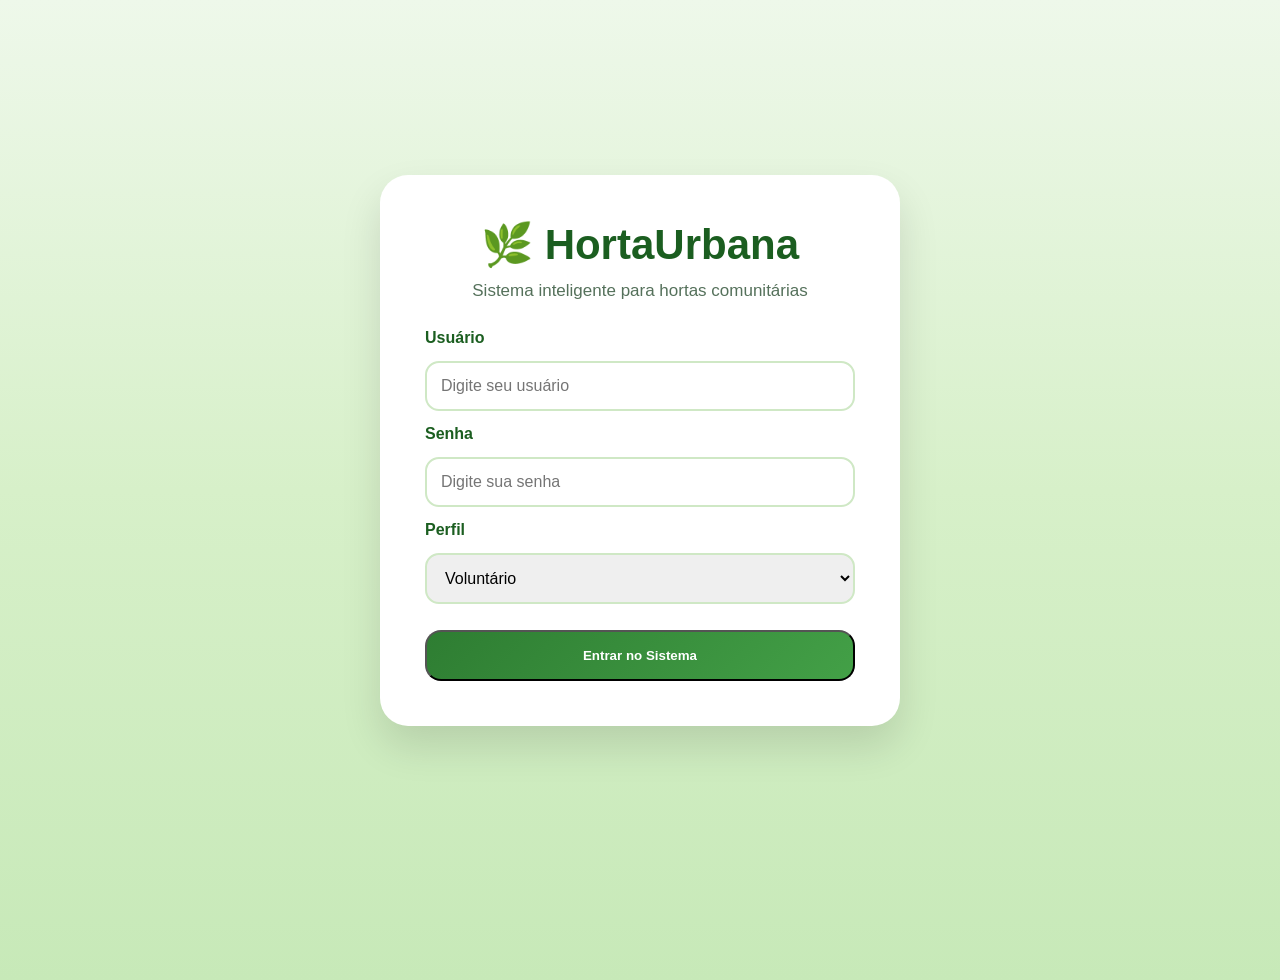
<file: index.html>
<!DOCTYPE html>
<html lang="pt-BR">
<head>
    <meta charset="UTF-8">
    <meta name="viewport" content="width=device-width, initial-scale=1.0">
    <title>Login | HortaUrbana</title>
    <link rel="stylesheet" href="style.css">
</head>
<body>

<main class="login-page">
    <section class="login-box">
        <h1>🌿 HortaUrbana</h1>
        <p>Sistema inteligente para hortas comunitárias</p>

        <!-- Adicionamos um ID ao formulário para o JS capturar -->
        <form id="form-login">
            <label>Usuário</label>
            <input type="text" required placeholder="Digite seu usuário">

            <label>Senha</label>
            <input type="password" required placeholder="Digite sua senha">

            <label>Perfil</label>
            <!-- Adicionamos um ID ao select para ler a escolha -->
            <select id="select-perfil">
                <option value="voluntario">Voluntário</option>
                <option value="administracao">Administração</option>
            </select>

            <!-- Apenas UM botão agora, que faz a lógica -->
            <button type="submit" class="btn-login">Entrar no Sistema</button>
        </form>
    </section>
</main>

<script>
    const form = document.getElementById('form-login');
    const perfil = document.getElementById('select-perfil');

    form.addEventListener('submit', function(e) {
        e.preventDefault(); // Impede o recarregamento da página

        // Verifica o que foi selecionado e redireciona
        if (perfil.value === 'voluntario') {
            window.location.href = "mapa.html";
        } else {
            window.location.href = "administracao.html";
        }
    });
</script>

</body>
</html>
</file>
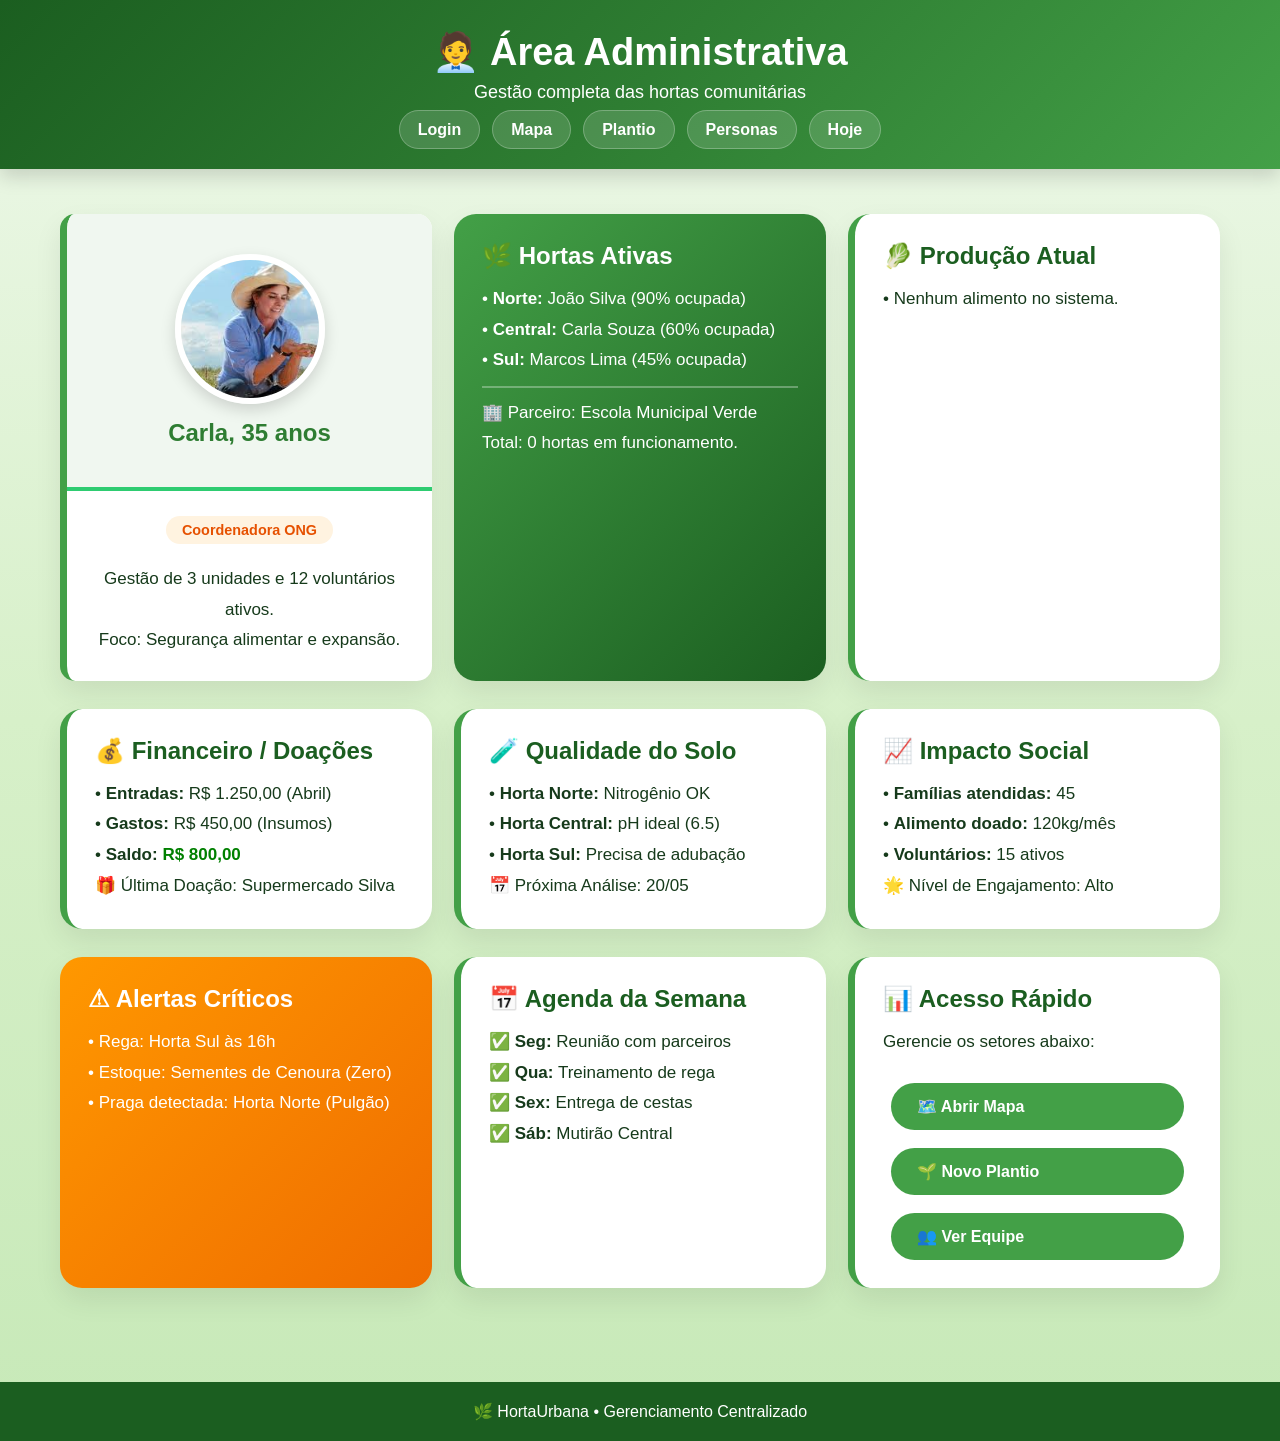
<file: administracao.html>
<!DOCTYPE html>
<html lang="pt-BR">
<head>
    <meta charset="UTF-8">
    <meta name="viewport" content="width=device-width, initial-scale=1.0">
    <title>Administração | HortaUrbana</title>
    <link rel="stylesheet" href="style.css">
</head>
<body>

<header>
    <h1>🧑‍💼 Área Administrativa</h1>
    <p>Gestão completa das hortas comunitárias</p>
    <nav>
        <ul>
            <li><a href="index.html">Login</a></li>
            <li><a href="mapa.html">Mapa</a></li>
            <li><a href="plantio.html">Plantio</a></li>
            <li><a href="personas.html">Personas</a></li>
            <li><a href="hoje.html">Hoje</a></li>
        </ul>
    </nav>
</header>

<main class="tela-adm">
    <!-- PRIMEIRA LINHA: PERFIL E PRODUÇÃO -->
    <section class="grid">
        <div class="card persona-card">
            <div class="perfil-topo">
                <img src="img/carla.jpg" alt="Carla Souza" class="foto-persona">
                <h3>Carla, 35 anos</h3>
            </div>
            <div class="perfil-info">
                <span class="tag-perfil admin">Coordenadora ONG</span>
                <p>Gestão de 3 unidades e 12 voluntários ativos.</p>
                <p>Foco: Segurança alimentar e expansão.</p>
            </div>
        </div>

        <div class="card pronto">
            <h3>🌿 Hortas Ativas</h3>
            <div class="conteudo-central">
                <p>• <b>Norte:</b> João Silva (90% ocupada)</p>
                <p>• <b>Central:</b> Carla Souza (60% ocupada)</p>
                <p>• <b>Sul:</b> Marcos Lima (45% ocupada)</p>
                <hr style="border: 0.5px solid rgba(255,255,255,0.3); margin: 10px 0;">
                <p>🏢 Parceiro: Escola Municipal Verde</p>
                <p id="contador-hortas">Total: 3 unidades ativas</p>
            </div>
        </div>

        <div class="card">
            <h3>🥬 Produção Atual</h3>
            <div id="lista-admin-alimentos">
                <p>• <b>Beterraba:</b> 20m² (Colheita em 12 dias)</p>
                <p>• <b>Alface:</b> 15m² (Colheita em 5 dias)</p>
                <p>• <b>Tomate:</b> 30m² (Colheita em 40 dias)</p>
                <hr style="border: 0.5px solid #eee; margin: 10px 0;">
                <p style="color: #2e7d32;">✅ Meta Mensal: 85% atingida</p>
            </div>
        </div>
    </section>

    <!-- SEGUNDA LINHA: FINANÇAS E IMPACTO (NOVO) -->
    <section class="grid" style="margin-top: 20px;">
        <div class="card">
            <h3>💰 Financeiro / Doações</h3>
            <div class="conteudo-central">
                <p>• <b>Entradas:</b> R$ 1.250,00 (Abril)</p>
                <p>• <b>Gastos:</b> R$ 450,00 (Insumos)</p>
                <p>• <b>Saldo:</b> <span style="color: green; font-weight: bold;">R$ 800,00</span></p>
                <p>🎁 Última Doação: Supermercado Silva</p>
            </div>
        </div>

        <div class="card">
            <h3>🧪 Qualidade do Solo</h3>
            <div class="conteudo-central">
                <p>• <b>Horta Norte:</b> Nitrogênio OK</p>
                <p>• <b>Horta Central:</b> pH ideal (6.5)</p>
                <p>• <b>Horta Sul:</b> Precisa de adubação</p>
                <p>📅 Próxima Análise: 20/05</p>
            </div>
        </div>

        <div class="card">
            <h3>📈 Impacto Social</h3>
            <div class="conteudo-central">
                <p>• <b>Famílias atendidas:</b> 45</p>
                <p>• <b>Alimento doado:</b> 120kg/mês</p>
                <p>• <b>Voluntários:</b> 15 ativos</p>
                <p>🌟 Nível de Engajamento: Alto</p>
            </div>
        </div>
    </section>

    <!-- TERCEIRA LINHA: PENDÊNCIAS E CONTROLE -->
    <section class="grid" style="margin-top: 20px;">
        <div class="card urgente">
            <h3>⚠ Alertas Críticos</h3>
            <p>• Rega: Horta Sul às 16h</p>
            <p>• Estoque: Sementes de Cenoura (Zero)</p>
            <p>• Praga detectada: Horta Norte (Pulgão)</p>
        </div>

        <div class="card">
            <h3>📅 Agenda da Semana</h3>
            <p>✅ <b>Seg:</b> Reunião com parceiros</p>
            <p>✅ <b>Qua:</b> Treinamento de rega</p>
            <p>✅ <b>Sex:</b> Entrega de cestas</p>
            <p>✅ <b>Sáb:</b> Mutirão Central</p>
        </div>

        <div class="card">
            <h3>📊 Acesso Rápido</h3>
            <p>Gerencie os setores abaixo:</p>
            <div class="botoes-coluna" style="display: flex; gap: 8px; flex-direction: column; margin-top: 15px;">
                <a href="mapa.html" class="proximo">🗺️ Abrir Mapa</a>
                <a href="plantio.html" class="proximo">🌱 Novo Plantio</a>
                <a href="personas.html" class="proximo">👥 Ver Equipe</a>
            </div>
        </div>
    </section>
</main>

<footer>
    <p>🌿 HortaUrbana • Gerenciamento Centralizado</p>
</footer>

<script src="script.js"></script>
</body>
</html>
</file>
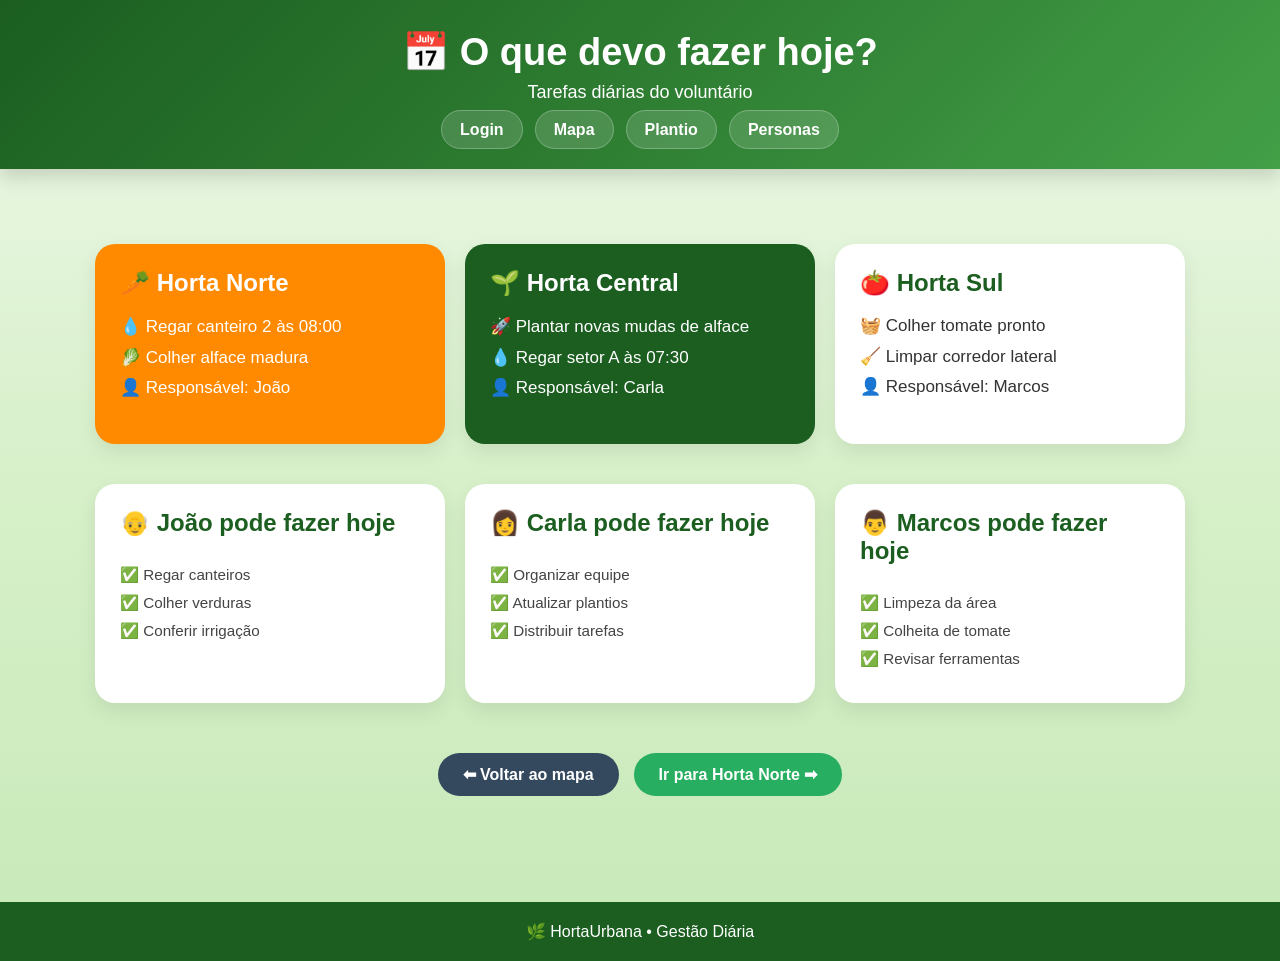
<file: hoje.html>
<!DOCTYPE html>
<html lang="pt-BR">
<head>
    <meta charset="UTF-8">
    <meta name="viewport" content="width=device-width, initial-scale=1.0">
    <title>Hoje | HortaUrbana</title>
    <link rel="stylesheet" href="style.css">
</head>
<body>

<header>
    <h1>📅 O que devo fazer hoje?</h1>
    <p>Tarefas diárias do voluntário</p>
    <nav>
        <ul>
            <li><a href="index.html">Login</a></li>
            <li><a href="mapa.html">Mapa</a></li>
            <li><a href="plantio.html">Plantio</a></li>
            <li><a href="personas.html">Personas</a></li>
        </ul>
    </nav>
</header>

<main class="tela-hoje">
    <!-- LINHA 1: HORTAS (USANDO DASHBOARD-CONTAINER PARA ALINHAR) -->
    <section class="dashboard-container">
        <div class="card horta-hoje norte">
            <h3>🥕 Horta Norte</h3>
            <p>💧 Regar canteiro 2 às 08:00</p>
            <p>🥬 Colher alface madura</p>
            <p>👤 Responsável: João</p>
        </div>

        <div class="card horta-hoje central">
            <h3>🌱 Horta Central</h3>
            <p>🚀 Plantar novas mudas de alface</p>
            <p>💧 Regar setor A às 07:30</p>
            <p>👤 Responsável: Carla</p>
        </div>

        <div class="card horta-hoje sul">
            <h3>🍅 Horta Sul</h3>
            <p>🧺 Colher tomate pronto</p>
            <p>🧹 Limpar corredor lateral</p>
            <p>👤 Responsável: Marcos</p>
        </div>
    </section>

    <!-- LINHA 2: TAREFAS (USANDO DASHBOARD-CONTAINER PARA ALINHAR) -->
    <section class="dashboard-container" style="margin-top: 20px;">
        <div class="card tarefa-hoje">
            <h3>👴 João pode fazer hoje</h3>
            <ul class="check-list-hoje">
                <li>✅ Regar canteiros</li>
                <li>✅ Colher verduras</li>
                <li>✅ Conferir irrigação</li>
            </ul>
        </div>

        <div class="card tarefa-hoje">
            <h3>👩 Carla pode fazer hoje</h3>
            <ul class="check-list-hoje">
                <li>✅ Organizar equipe</li>
                <li>✅ Atualizar plantios</li>
                <li>✅ Distribuir tarefas</li>
            </ul>
        </div>

        <div class="card tarefa-hoje">
            <h3>👨 Marcos pode fazer hoje</h3>
            <ul class="check-list-hoje">
                <li>✅ Limpeza da área</li>
                <li>✅ Colheita de tomate</li>
                <li>✅ Revisar ferramentas</li>
            </ul>
        </div>
    </section>

    <div class="botoes-navegacao">
        <a href="mapa.html" class="btn-voltar">⬅ Voltar ao mapa</a>
        <a href="horta1.html" class="btn-proximo">Ir para Horta Norte ➡</a>
    </div>
</main>

<footer>
    <p>🌿 HortaUrbana • Gestão Diária</p>
</footer>

</body>
</html>
</file>
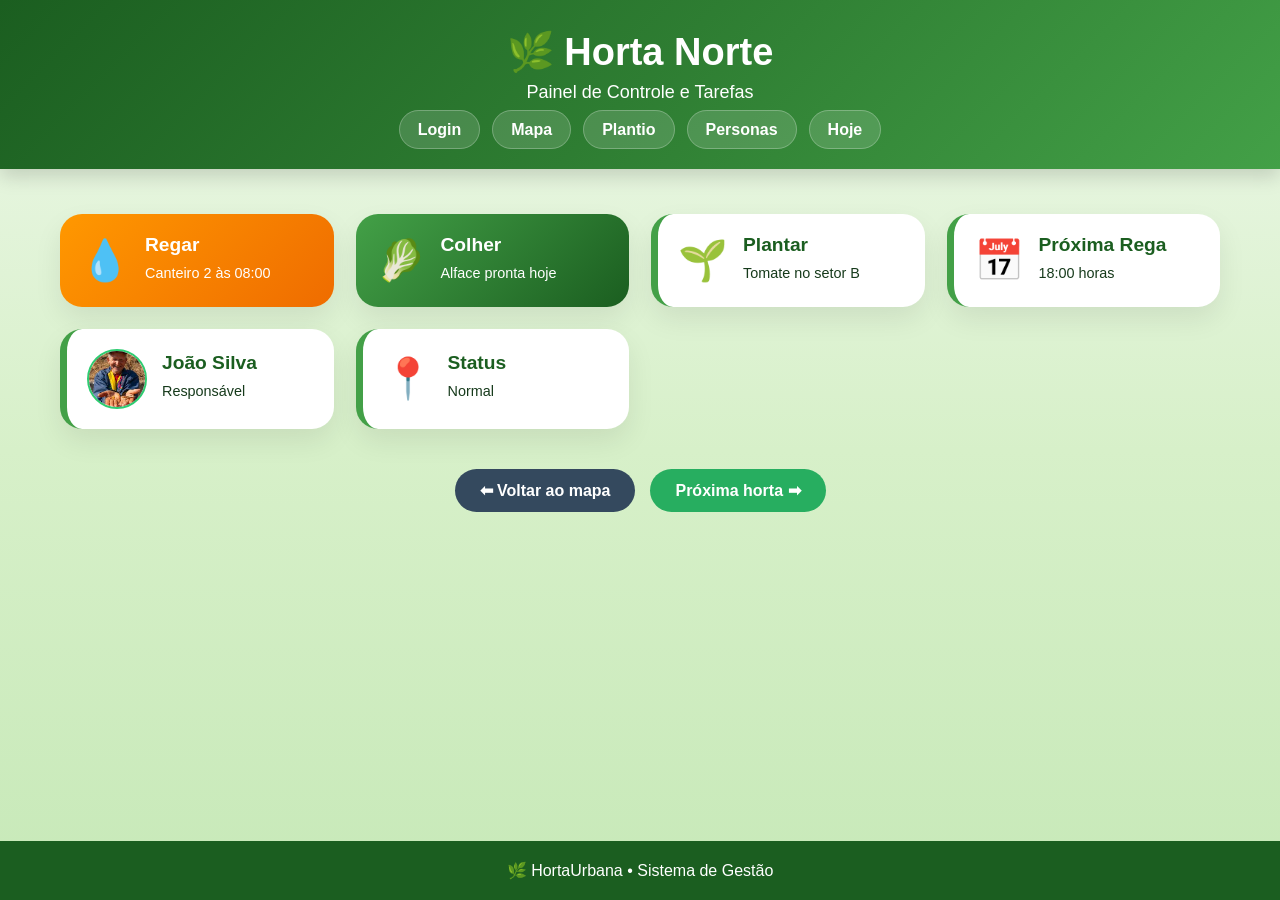
<file: horta1.html>
<!DOCTYPE html>
<html lang="pt-BR">
<head>
    <meta charset="UTF-8">
    <meta name="viewport" content="width=device-width, initial-scale=1.0">
    <title>Horta Norte | Detalhes</title>
    <link rel="stylesheet" href="style.css">
</head>
<body>

<header>
    <h1>🌿 Horta Norte</h1>
    <p>Painel de Controle e Tarefas</p>
    <nav>
        <ul>
            <li><a href="index.html">Login</a></li>
            <li><a href="mapa.html">Mapa</a></li>
            <li><a href="plantio.html">Plantio</a></li>
            <li><a href="personas.html">Personas</a></li>
            <li><a href="hoje.html">Hoje</a></li>
        </ul>
    </nav>
</header>

<main>
    <section class="grid">
        <!-- Card Regar (Urgente) -->
        <div class="card horta-card urgente">
            <span class="icone-tarefa">💧</span>
            <div class="info-tarefa">
                <h3>Regar</h3>
                <p>Canteiro 2 às 08:00</p>
            </div>
        </div>

        <!-- Card Colher (Pronto) -->
        <div class="card horta-card pronto">
            <span class="icone-tarefa">🥬</span>
            <div class="info-tarefa">
                <h3>Colher</h3>
                <p>Alface pronta hoje</p>
            </div>
        </div>

        <!-- Card Plantar -->
        <div class="card horta-card">
            <span class="icone-tarefa">🌱</span>
            <div class="info-tarefa">
                <h3>Plantar</h3>
                <p>Tomate no setor B</p>
            </div>
        </div>

        <!-- Card Próxima Rega -->
        <div class="card horta-card">
            <span class="icone-tarefa">📅</span>
            <div class="info-tarefa">
                <h3>Próxima Rega</h3>
                <p>18:00 horas</p>
            </div>
        </div>

        <!-- Card Responsável (Estilo Persona) -->
        <div class="card horta-card responsavel-card">
            <img src="img/images.jpg" alt="João Silva" class="foto-mini-responsavel">
            <div class="info-tarefa">
                <h3>João Silva</h3>
                <p>Responsável</p>
            </div>
        </div>

        <!-- Card Status -->
        <div class="card horta-card">
            <span class="icone-tarefa">📍</span>
            <div class="info-tarefa">
                <h3>Status</h3>
                <p>Normal</p>
            </div>
        </div>
    </section>

    <div class="botoes-navegacao">
        <a href="mapa.html" class="btn-voltar">⬅ Voltar ao mapa</a>
        <a href="horta2.html" class="btn-proximo">Próxima horta ➡</a>
    </div>
</main>

<footer>
    <p>🌿 HortaUrbana • Sistema de Gestão</p>
</footer>

</body>
</html>
</file>
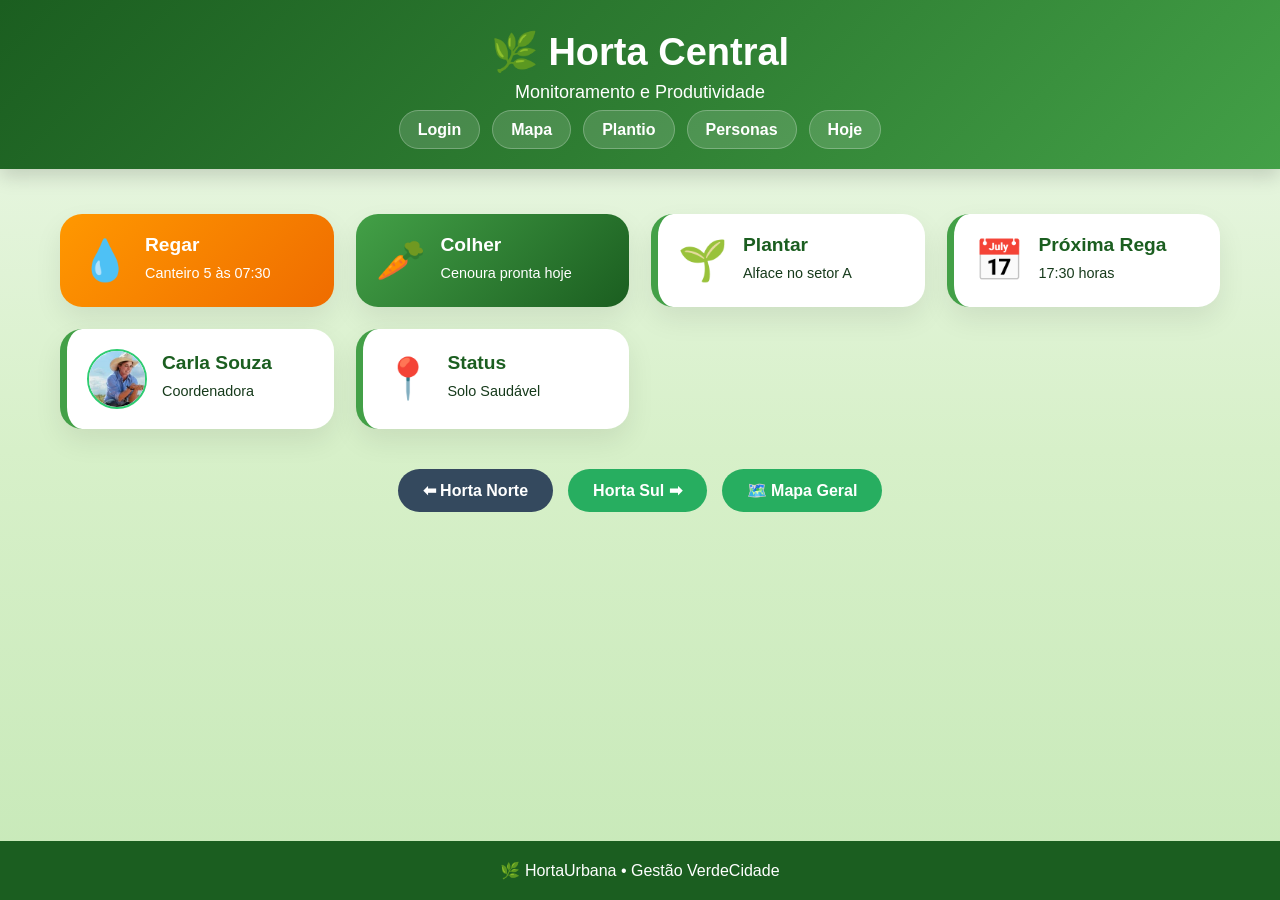
<file: horta2.html>
<!DOCTYPE html>
<html lang="pt-BR">
<head>
    <meta charset="UTF-8">
    <meta name="viewport" content="width=device-width, initial-scale=1.0">
    <title>Horta Central | Detalhes</title>
    <link rel="stylesheet" href="style.css">
</head>
<body>

<header>
    <h1>🌿 Horta Central</h1>
    <p>Monitoramento e Produtividade</p>
    <nav>
        <ul>
            <li><a href="index.html">Login</a></li>
            <li><a href="mapa.html">Mapa</a></li>
            <li><a href="plantio.html">Plantio</a></li>
            <li><a href="personas.html">Personas</a></li>
            <li><a href="hoje.html">Hoje</a></li>
        </ul>
    </nav>
</header>

<main>
    <section class="grid">
        <!-- Card Regar (Urgente) -->
        <div class="card horta-card urgente">
            <span class="icone-tarefa">💧</span>
            <div class="info-tarefa">
                <h3>Regar</h3>
                <p>Canteiro 5 às 07:30</p>
            </div>
        </div>

        <!-- Card Colher (Pronto) -->
        <div class="card horta-card pronto">
            <span class="icone-tarefa">🥕</span>
            <div class="info-tarefa">
                <h3>Colher</h3>
                <p>Cenoura pronta hoje</p>
            </div>
        </div>

        <!-- Card Plantar -->
        <div class="card horta-card info-card">
            <span class="icone-tarefa">🌱</span>
            <div class="info-tarefa">
                <h3>Plantar</h3>
                <p>Alface no setor A</p>
            </div>
        </div>

        <!-- Card Próxima Rega -->
        <div class="card horta-card">
            <span class="icone-tarefa">📅</span>
            <div class="info-tarefa">
                <h3>Próxima Rega</h3>
                <p>17:30 horas</p>
            </div>
        </div>

        <!-- Card Responsável (Carla - Coordenadora) -->
        <div class="card horta-card responsavel-card">
            <img src="img/carla.jpg" alt="Carla Souza" class="foto-mini-responsavel">
            <div class="info-tarefa">
                <h3>Carla Souza</h3>
                <p>Coordenadora</p>
            </div>
        </div>

        <!-- Card Status -->
        <div class="card horta-card status-ok">
            <span class="icone-tarefa">📍</span>
            <div class="info-tarefa">
                <h3>Status</h3>
                <p>Solo Saudável</p>
            </div>
        </div>
    </section>

    <div class="botoes-navegacao">
        <a href="horta1.html" class="btn-voltar">⬅ Horta Norte</a>
        <a href="horta3.html" class="btn-proximo">Horta Sul ➡</a>
        <a href="mapa.html" class="btn-proximo">🗺️ Mapa Geral</a>
    </div>
</main>

<footer>
    <p>🌿 HortaUrbana • Gestão VerdeCidade</p>
</footer>

</body>
</html>
</file>
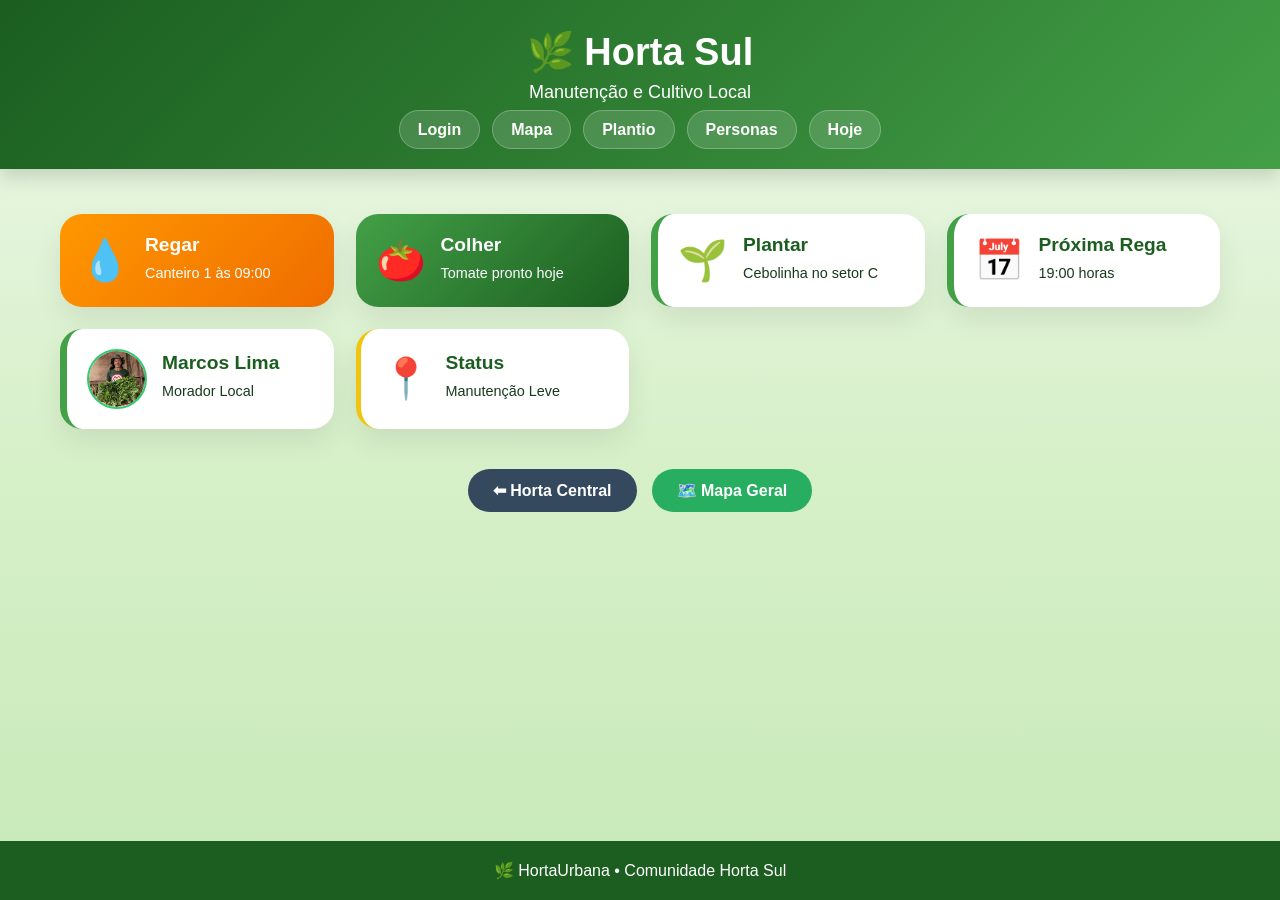
<file: horta3.html>
<!DOCTYPE html>
<html lang="pt-BR">
<head>
    <meta charset="UTF-8">
    <meta name="viewport" content="width=device-width, initial-scale=1.0">
    <title>Horta Sul | Detalhes</title>
    <link rel="stylesheet" href="style.css">
</head>
<body>

<header>
    <h1>🌿 Horta Sul</h1>
    <p>Manutenção e Cultivo Local</p>
    <nav>
        <ul>
            <li><a href="index.html">Login</a></li>
            <li><a href="mapa.html">Mapa</a></li>
            <li><a href="plantio.html">Plantio</a></li>
            <li><a href="personas.html">Personas</a></li>
            <li><a href="hoje.html">Hoje</a></li>
        </ul>
    </nav>
</header>

<main>
    <section class="grid">
        <!-- Card Regar (Urgente) -->
        <div class="card horta-card urgente">
            <span class="icone-tarefa">💧</span>
            <div class="info-tarefa">
                <h3>Regar</h3>
                <p>Canteiro 1 às 09:00</p>
            </div>
        </div>

        <!-- Card Colher (Pronto) -->
        <div class="card horta-card pronto">
            <span class="icone-tarefa">🍅</span>
            <div class="info-tarefa">
                <h3>Colher</h3>
                <p>Tomate pronto hoje</p>
            </div>
        </div>

        <!-- Card Plantar -->
        <div class="card horta-card info-card">
            <span class="icone-tarefa">🌱</span>
            <div class="info-tarefa">
                <h3>Plantar</h3>
                <p>Cebolinha no setor C</p>
            </div>
        </div>

        <!-- Card Próxima Rega -->
        <div class="card horta-card">
            <span class="icone-tarefa">📅</span>
            <div class="info-tarefa">
                <h3>Próxima Rega</h3>
                <p>19:00 horas</p>
            </div>
        </div>

        <!-- Card Responsável (Marcos - Morador Local) -->
        <div class="card horta-card responsavel-card">
            <img src="img/marcos.jpg" alt="Marcos Lima" class="foto-mini-responsavel">
            <div class="info-tarefa">
                <h3>Marcos Lima</h3>
                <p>Morador Local</p>
            </div>
        </div>

        <!-- Card Status -->
        <div class="card horta-card status-manutencao">
            <span class="icone-tarefa">📍</span>
            <div class="info-tarefa">
                <h3>Status</h3>
                <p>Manutenção Leve</p>
            </div>
        </div>
    </section>

    <div class="botoes-navegacao">
        <a href="horta2.html" class="btn-voltar">⬅ Horta Central</a>
        <a href="mapa.html" class="btn-proximo">🗺️ Mapa Geral</a>
    </div>
</main>

<footer>
    <p>🌿 HortaUrbana • Comunidade Horta Sul</p>
</footer>

</body>
</html>
</file>
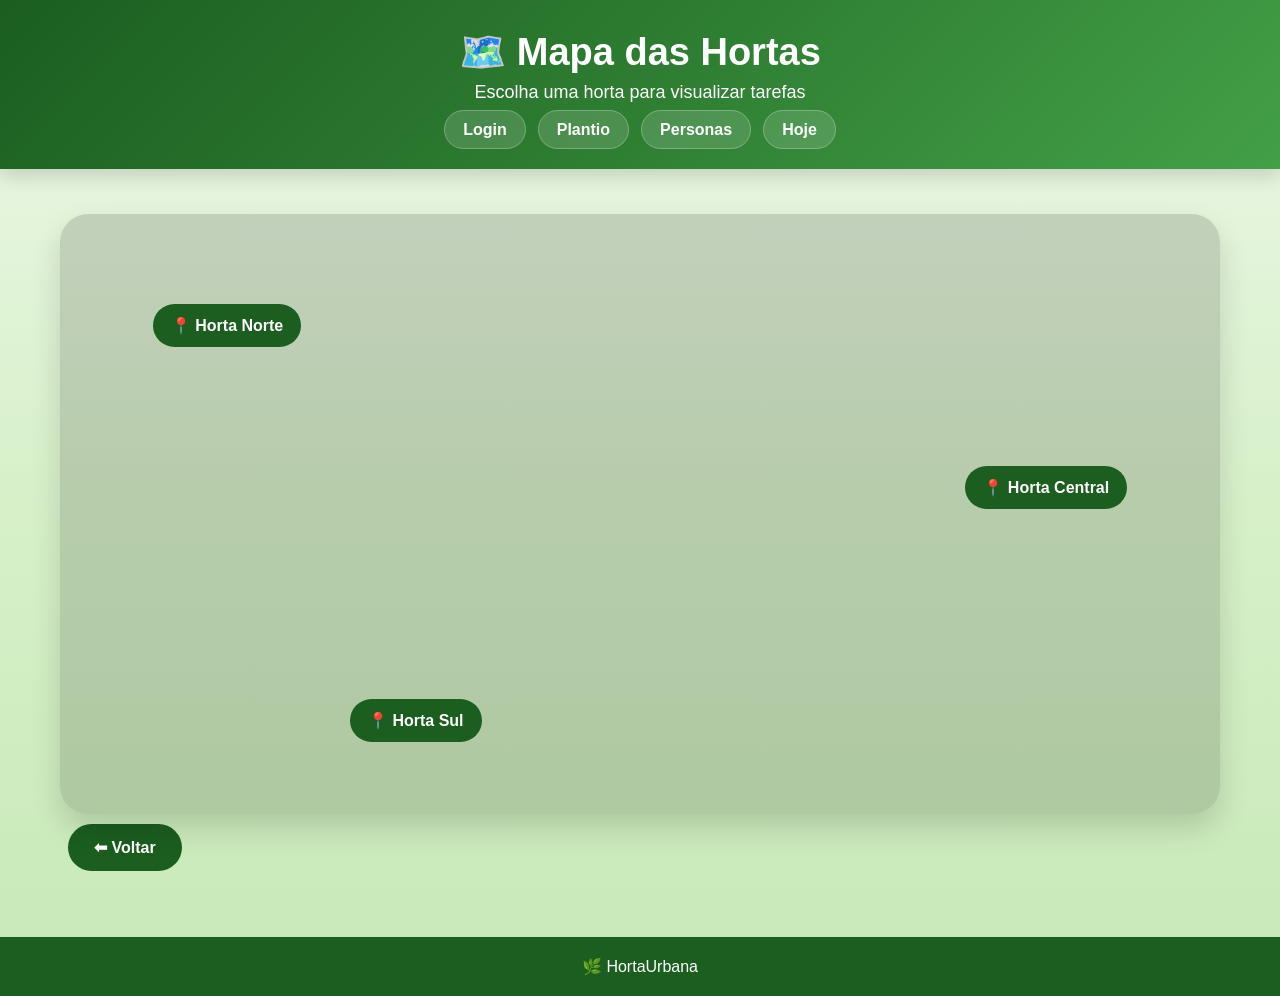
<file: mapa.html>
<!-- mapa.html -->
<!DOCTYPE html>
<html lang="pt-BR">
<head>
<meta charset="UTF-8">
<meta name="viewport" content="width=device-width, initial-scale=1.0">
<title>Mapa das Hortas</title>
<link rel="stylesheet" href="style.css">
</head>
<body>

<header>
<h1>🗺️ Mapa das Hortas</h1>
<p>Escolha uma horta para visualizar tarefas</p>

<nav>
<ul>
<li><a href="index.html">Login</a></li>
<li><a href="plantio.html">Plantio</a></li>
<li><a href="personas.html">Personas</a></li>
<li><a href="hoje.html">Hoje</a></li>
</ul>
</nav>
</header>

<main>

<section class="mapa-real">

<div class="pino p1">
<a href="horta1.html">📍 Horta Norte</a>
</div>

<div class="pino p2">
<a href="horta2.html">📍 Horta Central</a>
</div>

<div class="pino p3">
<a href="horta3.html">📍 Horta Sul</a>
</div>


</section>

<a href="index.html" class="voltar">⬅ Voltar</a>

</main>

<footer>
<p>🌿 HortaUrbana</p>
</footer>

</body>
</html>
</file>
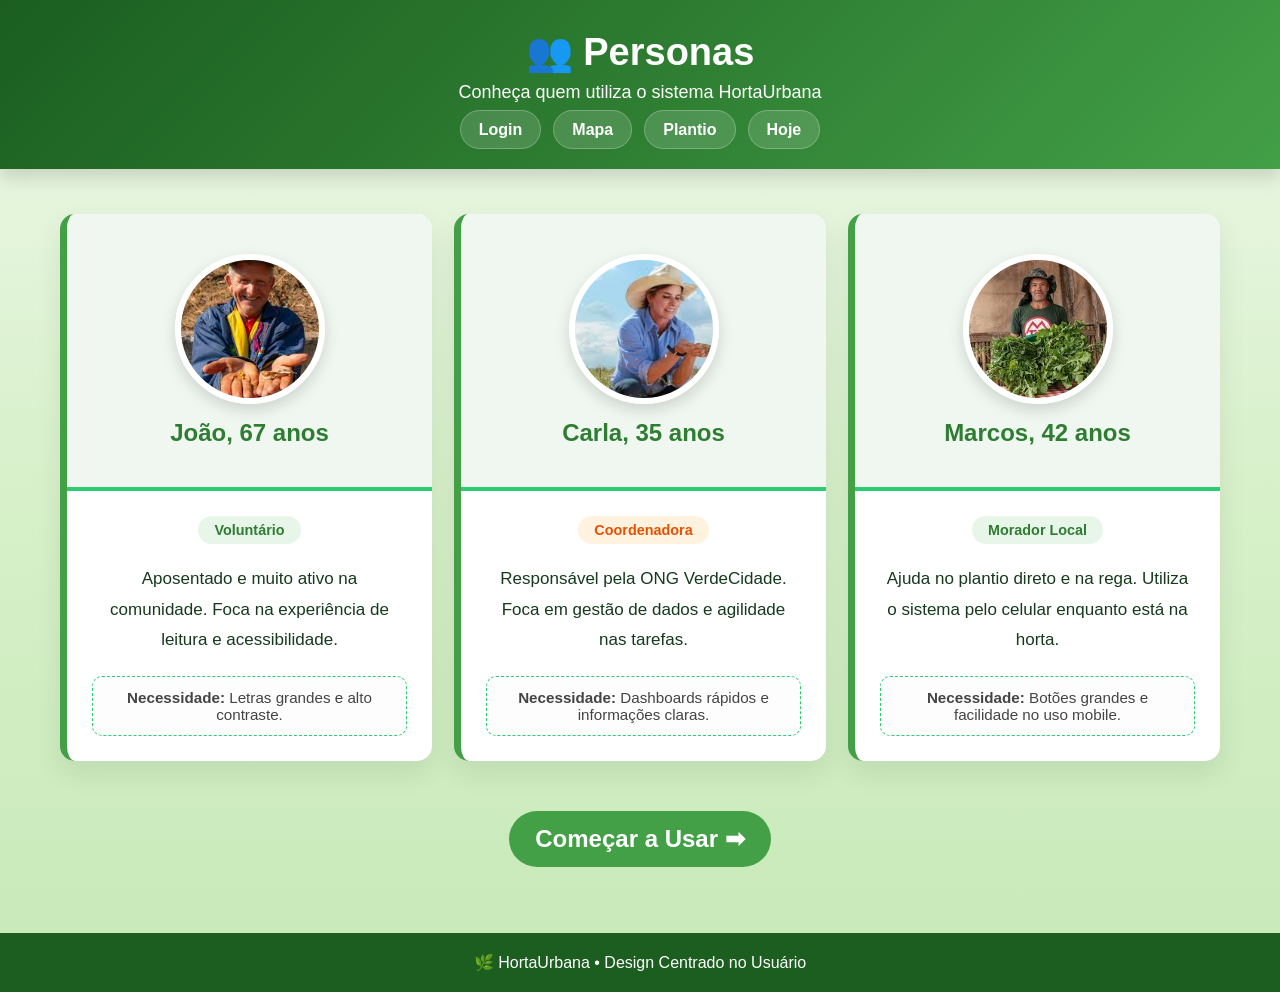
<file: personas.html>
<!DOCTYPE html>
<html lang="pt-BR">
<head>
    <meta charset="UTF-8">
    <meta name="viewport" content="width=device-width, initial-scale=1.0">
    <title>Personas | HortaUrbana</title>
    <link rel="stylesheet" href="style.css">
</head>
<body>

<header>
    <h1>👥 Personas </h1>
    <p>Conheça quem utiliza o sistema HortaUrbana</p>
    <nav>
        <ul>
            <li><a href="index.html">Login</a></li>
            <li><a href="mapa.html">Mapa</a></li>
            <li><a href="plantio.html">Plantio</a></li>
            <li><a href="hoje.html">Hoje</a></li>
        </ul>
    </nav>
</header>

<main>
    <section class="grid">
        <!-- Persona 1: João -->
        <div class="card persona-card">
            <div class="perfil-topo">
         <img src="img/images.jpg" alt="Foto João" class="foto-persona">
                <h3>João, 67 anos</h3>
            </div>
            <div class="perfil-info">
                <span class="tag-perfil">Voluntário</span>
                <p>Aposentado e muito ativo na comunidade. Foca na experiência de leitura e acessibilidade.</p>
                <div class="necessidade">
                    <strong>Necessidade:</strong> Letras grandes e alto contraste.
                </div>
            </div>
        </div>

        <!-- Persona 2: Carla -->
        <div class="card persona-card">
            <div class="perfil-topo">
                <img src="img/carla.jpg" alt="Foto Carla" class="foto-persona">
                <h3>Carla, 35 anos</h3>
            </div>
            <div class="perfil-info">
                <span class="tag-perfil admin">Coordenadora</span>
                <p>Responsável pela ONG VerdeCidade. Foca em gestão de dados e agilidade nas tarefas.</p>
                <div class="necessidade">
                    <strong>Necessidade:</strong> Dashboards rápidos e informações claras.
                </div>
            </div>
        </div>

        <!-- Persona 3: Marcos -->
        <div class="card persona-card">
            <div class="perfil-topo">
                <img src="img/marcos.jpg" alt="Foto Marcos" class="foto-persona">
                <h3>Marcos, 42 anos</h3>
            </div>
            <div class="perfil-info">
                <span class="tag-perfil">Morador Local</span>
                <p>Ajuda no plantio direto e na rega. Utiliza o sistema pelo celular enquanto está na horta.</p>
                <div class="necessidade">
                    <strong>Necessidade:</strong> Botões grandes e facilidade no uso mobile.
                </div>
            </div>
        </div>
    </section>

    <div class="center">
        <a href="mapa.html" class="proximo">Começar a Usar ➡</a>
    </div>
</main>

<footer>
    <p>🌿 HortaUrbana • Design Centrado no Usuário</p>
</footer>

</body>
</html>
</file>
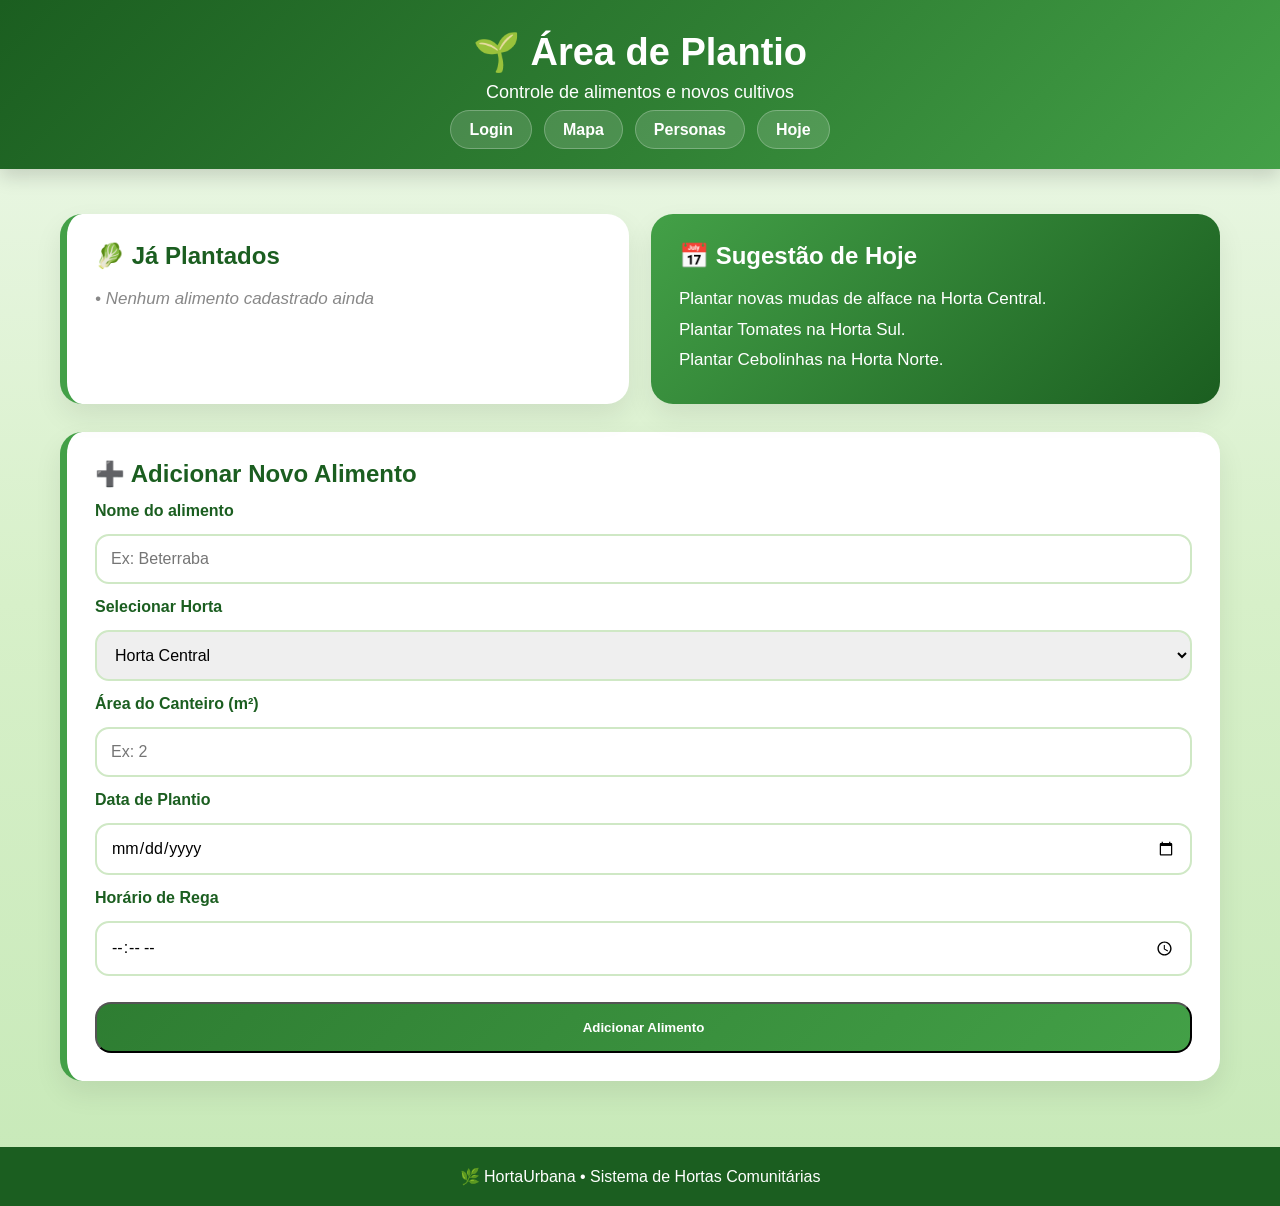
<file: plantio.html>
<!DOCTYPE html>
<html lang="pt-BR">
<head>
    <meta charset="UTF-8">
    <meta name="viewport" content="width=device-width, initial-scale=1.0">
    <title>Plantio | HortaUrbana</title>
    <link rel="stylesheet" href="style.css">
</head>
<body>

<header>
    <h1>🌱 Área de Plantio</h1>
    <p>Controle de alimentos e novos cultivos</p>
    <nav>
        <ul>
<li><a href="index.html">Login</a></li>
<li><a href="mapa.html">Mapa</a></li>
<li><a href="personas.html">Personas</a></li>
<li><a href="hoje.html">Hoje</a></li>
        </ul>
    </nav>
</header>

<main>
    <section>
        <div class="grid">
            <div class="card">
                <h3>🥬 Já Plantados</h3>
                <div id="lista-alimentos">
                    <p class="vazio">• Nenhum alimento cadastrado ainda</p>
                </div>
            </div>

            <div class="card pronto">
                <h3>📅 Sugestão de Hoje</h3>
                <p>Plantar novas mudas de alface na Horta Central.</p>
                <p>Plantar Tomates na Horta Sul.</p>
                <p>Plantar Cebolinhas na Horta Norte.</p>
        

            </div>
        </div>
    </section>

    <section>
        <div class="card">
            <h3>➕ Adicionar Novo Alimento</h3>
            <form id="form-alimento">
                <label>Nome do alimento</label>
                <input type="text" id="nome" required placeholder="Ex: Beterraba">

                <label>Selecionar Horta</label>
                <select id="horta">
                    <option>Horta Central</option>
                    <option>Horta Sul</option>
                    <option>Horta Norte</option>
                </select>

                <label>Área do Canteiro (m²)</label>
                <input type="number" id="area" required placeholder="Ex: 2" min="0.1" step="0.1">

                <label>Data de Plantio</label>
                <input type="date" id="data" required>

                <label>Horário de Rega</label>
                <input type="time" id="rega" required>

                <button type="submit" class="btn-login">Adicionar Alimento</button>
            </form>
        </div>
    </section>
</main>

<footer>
    <p>🌿 HortaUrbana • Sistema de Hortas Comunitárias</p>
</footer>


<script src="script.js"></script> 

</body>
</html>
</file>
<file: style.css>
*{
    margin:0;
    padding:0;
    box-sizing:border-box;
    font-family:'Segoe UI', Arial, sans-serif;
}

html{
    scroll-behavior:smooth;
}

body{
    background:linear-gradient(180deg,#eef8ea,#d7f0c9,#c7e9b8);
    color:#163a1b;
    min-height:100vh;
    position:relative;
    padding-bottom:80px;
}


/* LINKS */

a{
    transition:0.3s;
}

/* LOGIN */

.login-page{
    min-height:100vh;
    display:flex;
    justify-content:center;
    align-items:center;
    padding:20px;
}

.login-box{
    width:100%;
    max-width:520px;
    background:white;
    padding:45px;
    border-radius:28px;
    box-shadow:0 20px 40px rgba(0,0,0,0.12);
    text-align:center;
}

.login-box h1{
    font-size:42px;
    color:#1b5e20;
    margin-bottom:12px;
}

.login-box p{
    color:#55715b;
    margin-bottom:28px;
    font-size:17px;
}

form{
    display:flex;
    flex-direction:column;
    gap:14px;
    text-align:left;
}

label{
    font-weight:700;
    color:#1b5e20;
}

input,
select{
    width:100%;
    padding:14px;
    border:2px solid #cfe8c5;
    border-radius:14px;
    font-size:16px;
    outline:none;
}

input:focus,
select:focus{
    border-color:#43a047;
}

.btn-login{
    display:block;
    text-align:center;
    margin-top:12px;
    text-decoration:none;
    background:linear-gradient(135deg,#2e7d32,#43a047);
    color:white;
    padding:16px;
    border-radius:16px;
    font-weight:bold;
}

.btn-login:hover{
    transform:translateY(-3px);
    box-shadow:0 10px 20px rgba(46,125,50,0.25);
}

/* HEADER */

header{
    background:linear-gradient(135deg,#1b5e20,#2e7d32,#43a047);
    color:white;
    text-align:center;
    padding:30px 20px;
    box-shadow:0 8px 18px rgba(0,0,0,0.15);
}

header h1{
    font-size:38px;
    margin-bottom:8px;
}

header p{
    font-size:18px;
}

/* MENU GUIA ENTRE PÁGINAS */

nav{
    margin-top:18px;
}

nav ul{
    list-style:none;
    display:flex;
    justify-content:center;
    gap:12px;
    flex-wrap:wrap;
}

nav a{
    text-decoration:none;
    color:white;
    padding:10px 18px;
    border-radius:30px;
    background:rgba(255,255,255,0.14);
    border:1px solid rgba(255,255,255,0.25);
    font-weight:600;
}

nav a:hover{
    background:white;
    color:#1b5e20;
}

/* MAIN */

main{
    max-width:1200px;
    margin:auto;
    padding:45px 20px;
}

/* GRID */

.grid{
    display:grid;
    grid-template-columns:repeat(auto-fit,minmax(260px,1fr));
    gap:22px;
}

/* CARD */

.card{
    background:white;
    padding:28px;
    border-radius:22px;
    box-shadow:0 12px 28px rgba(0,0,0,0.08);
    border-left:7px solid #43a047;
}

.card:hover{
    transform:translateY(-6px);
}

.card h3{
    color:#1b5e20;
    font-size:24px;
    margin-bottom:12px;
}

.card p{
    font-size:17px;
    line-height:1.7;
}

.center{
    text-align:center;
    font-size:24px;
    max-width:520px;
    margin:auto;
}

/* ALERTAS */

.urgente{
    background:linear-gradient(135deg,#ff9800,#ef6c00);
    color:white;
    border:none;
}

.pronto{
    background:linear-gradient(135deg,#43a047,#1b5e20);
    color:white;
    border:none;
}

.urgente h3,
.pronto h3{
    color:white;
}

/* MAPA */

.mapa-real{
    position:relative;
    width:100%;
    min-height:600px;
    background:url('https://images.unsplash.com/photo-1466692476868-aef1dfb1e735?auto=format&fit=crop&w=1400&q=80') center/cover;
    border-radius:28px;
    overflow:hidden;
    box-shadow:0 15px 30px rgba(0,0,0,0.15);
}

.mapa-real::after{
    content:"";
    position:absolute;
    inset:0;
    background:rgba(0,0,0,0.15);
}

.pino{
    position:absolute;
    z-index:2;
}

.pino a{
    text-decoration:none;
    background:#1b5e20;
    color:white;
    padding:12px 18px;
    border-radius:30px;
    font-weight:bold;
    display:block;
}

.pino a:hover{
    background:#43a047;
    transform:scale(1.05);
}

.p1{ top:15%; left:8%; }
.p2{ top:42%; right:8%; }
.p3{ bottom:12%; left:25%; }

/* BOTÕES */

.voltar,
.proximo{
    display:inline-block;
    text-decoration:none;
    color:white;
    background:#1b5e20;
    padding:14px 26px;
    border-radius:35px;
    font-weight:bold;
    margin:30px 8px 0;
}

.proximo{
    background:#43a047;
}

.voltar:hover,
.proximo:hover{
    transform:translateY(-3px);
}

/* RODAPÉ */

footer{
    background:#1b5e20;
    color:white;
    text-align:center;
    padding:20px;
    margin-top:40px;
}

/* RESPONSIVO TABLET */

@media(max-width:900px){

header h1{
    font-size:32px;
}

.mapa-real{
    min-height:500px;
}

.grid{
    grid-template-columns:1fr 1fr;
}

}

/* RESPONSIVO CELULAR */

@media(max-width:700px){

main{
    padding:30px 15px;
}

.login-box{
    padding:28px;
}

.login-box h1{
    font-size:32px;
}

header h1{
    font-size:28px;
}

header p{
    font-size:16px;
}

nav ul{
    flex-direction:column;
    align-items:center;
}

nav a{
    width:220px;
    text-align:center;
}

.grid{
    grid-template-columns:1fr;
}

.card{
    padding:22px;
}

.card h3{
    font-size:21px;
}

.card p{
    font-size:16px;
}

.center{
    font-size:20px;
}

.mapa-real{
    min-height:380px;
}

.pino a{
    padding:10px 14px;
    font-size:14px;
}

.p1{ top:18%; left:5%; }
.p2{ top:45%; right:5%; }
.p3{ bottom:14%; left:18%; }

.voltar,
.proximo{
    display:block;
    width:100%;
    text-align:center;
    margin:14px 0 0;
}

}

/* TELAS MUITO PEQUENAS */

@media(max-width:400px){

.login-box h1{
    font-size:28px;
}

header h1{
    font-size:24px;
}

input,
select{
    font-size:15px;
}

}
*{
    margin:0;
    padding:0;
    box-sizing:border-box;
    font-family:'Segoe UI', Arial, sans-serif;
}

html{
    scroll-behavior:smooth;
}

body{
    background:linear-gradient(180deg,#eef8ea,#d7f0c9,#c7e9b8);
    color:#163a1b;
    min-height:100vh;
}

/* LINKS */

a{
    transition:0.3s;
}

/* HEADER */

header{
    background:linear-gradient(135deg,#1b5e20,#2e7d32,#43a047);
    color:white;
    text-align:center;
    padding:30px 20px;
    box-shadow:0 8px 18px rgba(0,0,0,0.15);
}

header h1{
    font-size:38px;
    margin-bottom:8px;
}

header p{
    font-size:18px;
}

/* MENU */

nav{
    margin-top:18px;
}

nav ul{
    list-style:none;
    display:flex;
    justify-content:center;
    gap:12px;
    flex-wrap:wrap;
}

nav a{
    text-decoration:none;
    color:white;
    padding:10px 18px;
    border-radius:30px;
    background:rgba(255,255,255,0.14);
    border:1px solid rgba(255,255,255,0.25);
    font-weight:600;
}

nav a:hover{
    background:white;
    color:#1b5e20;
}

/* MAIN */

main{
    max-width:1200px;
    margin:auto;
    padding:45px 20px;
}

/* GRID */

.grid{
    display:grid;
    grid-template-columns:repeat(auto-fit,minmax(260px,1fr));
    gap:22px;
    margin-bottom:28px;
}

/* CARD */

.card{
    background:white;
    padding:28px;
    border-radius:22px;
    box-shadow:0 12px 28px rgba(0,0,0,0.08);
    border-left:7px solid #43a047;
    transition:0.3s;
}

.card:hover{
    transform:translateY(-6px);
    box-shadow:0 18px 35px rgba(0,0,0,0.12);
}

.card h3{
    color:#1b5e20;
    font-size:24px;
    margin-bottom:14px;
}

.card p{
    font-size:17px;
    line-height:1.8;
}

/* ALERTAS */

.urgente{
    background:linear-gradient(135deg,#ff9800,#ef6c00);
    color:white;
    border:none;
}

.pronto{
    background:linear-gradient(135deg,#43a047,#1b5e20);
    color:white;
    border:none;
}

.urgente h3,
.pronto h3{
    color:white;
}

/* LOGIN */

.login-page{
    min-height:100vh;
    display:flex;
    justify-content:center;
    align-items:center;
    padding:20px;
}

.login-box{
    width:100%;
    max-width:520px;
    background:white;
    padding:45px;
    border-radius:28px;
    box-shadow:0 20px 40px rgba(0,0,0,0.12);
    text-align:center;
}

.login-box h1{
    font-size:42px;
    color:#1b5e20;
    margin-bottom:12px;
}

.login-box p{
    color:#55715b;
    margin-bottom:28px;
    font-size:17px;
}

form{
    display:flex;
    flex-direction:column;
    gap:14px;
    text-align:left;
}

label{
    font-weight:700;
    color:#1b5e20;
}

input,
select{
    width:100%;
    padding:14px;
    border:2px solid #cfe8c5;
    border-radius:14px;
    font-size:16px;
    outline:none;
}

input:focus,
select:focus{
    border-color:#43a047;
}

.btn-login{
    display:block;
    text-align:center;
    margin-top:12px;
    text-decoration:none;
    background:linear-gradient(135deg,#2e7d32,#43a047);
    color:white;
    padding:16px;
    border-radius:16px;
    font-weight:bold;
}

.btn-login:hover{
    transform:translateY(-3px);
    box-shadow:0 10px 20px rgba(46,125,50,0.25);
}

/* MAPA */

.mapa-real{
    position:relative;
    width:100%;
    min-height:600px;
    background:url('https://images.unsplash.com/photo-1466692476868-aef1dfb1e735?auto=format&fit=crop&w=1400&q=80') center/cover;
    border-radius:28px;
    overflow:hidden;
    box-shadow:0 15px 30px rgba(0,0,0,0.15);
}

.mapa-real::after{
    content:"";
    position:absolute;
    inset:0;
    background:rgba(0,0,0,0.15);
}

.pino{
    position:absolute;
    z-index:2;
}

.pino a{
    text-decoration:none;
    background:#1b5e20;
    color:white;
    padding:12px 18px;
    border-radius:30px;
    font-weight:bold;
    display:block;
}

.pino a:hover{
    background:#43a047;
    transform:scale(1.05);
}

.p1{ top:15%; left:8%; }
.p2{ top:42%; right:8%; }
.p3{ bottom:12%; left:25%; }

/* BOTÕES */

.voltar,
.proximo{
    display:inline-block;
    text-decoration:none;
    color:white;
    background:#1b5e20;
    padding:14px 26px;
    border-radius:35px;
    font-weight:bold;
    margin:10px 8px 0;
}

.proximo{
    background:#43a047;
}

.voltar:hover,
.proximo:hover{
    transform:translateY(-3px);
}

/* FOOTER */

footer{
    background:#1b5e20;
    color:white;
    text-align:center;
    padding:20px;
    margin-top:40px;
    position:absolute;
    bottom:0;
    left:0;
    width:100%;
}

/* RESPONSIVO */

@media(max-width:900px){

header h1{
    font-size:32px;
}

.mapa-real{
    min-height:500px;
}

}

@media(max-width:700px){

main{
    padding:30px 15px;
}

header h1{
    font-size:28px;
}

header p{
    font-size:16px;
}

nav ul{
    flex-direction:column;
    align-items:center;
}

nav a{
    width:220px;
    text-align:center;
}

.grid{
    grid-template-columns:1fr;
}

.card{
    padding:22px;
}

.card h3{
    font-size:21px;
}

.card p{
    font-size:16px;
}

.login-box{
    padding:28px;
}

.login-box h1{
    font-size:32px;
}

.mapa-real{
    min-height:380px;
}

.pino a{
    padding:10px 14px;
    font-size:14px;
}

.p1{ top:18%; left:5%; }
.p2{ top:45%; right:5%; }
.p3{ bottom:14%; left:18%; }

.voltar,
.proximo{
    display:block;
    width:100%;
    text-align:center;
    margin:12px 0 0;
}

}

@media(max-width:400px){

header h1{
    font-size:24px;
}

.login-box h1{
    font-size:28px;
}

input,
select{
    font-size:15px;
}

}

.item-lista strong { display: block; font-size: 1.1em; }
.vazio { color: #888; font-style: italic; }

/* Estilo específico para os cards de Personas */
.persona-card {
    text-align: center;
    padding: 0 !important; /* Remove padding padrão para alinhar o topo */
    overflow: hidden;
    transition: transform 0.3s;
}

.persona-card:hover {
    transform: translateY(-5px);
}

.perfil-topo {
    background: #f0f7f0;
    padding: 20px;
    border-bottom: 2px solid #2ecc71;
}

.foto-persona {
    width: 100px;
    height: 100px;
    border-radius: 50%; /* Faz a foto ficar circular */
    border: 4px solid #fff;
    box-shadow: 0 4px 8px rgba(0,0,0,0.1);
    margin-bottom: 10px;
}

.perfil-info {
    padding: 20px;
}

.tag-perfil {
    background: #e8f5e9;
    color: #2e7d32;
    padding: 4px 12px;
    border-radius: 20px;
    font-size: 0.85em;
    font-weight: bold;
    display: inline-block;
    margin-bottom: 15px;
}

.tag-perfil.admin {
    background: #fff3e0;
    color: #e65100;
}

.necessidade {
    margin-top: 15px;
    background: #f9f9f9;
    padding: 10px;
    border-radius: 8px;
    font-size: 0.9em;
    color: #555;
    border: 1px dashed #ccc;
}

.center {
    display: flex;
    justify-content: center;
    margin-top: 30px;
}

/* Estilo específico para os cards de Personas */
.persona-card {
    text-align: center;
    padding: 0 !important;
    overflow: hidden;
    transition: transform 0.3s, box-shadow 0.3s;
    background: #fff;
    border-radius: 15px; /* Bordas mais arredondadas para um visual moderno */
}

.persona-card:hover {
    transform: translateY(-8px);
    box-shadow: 0 10px 20px rgba(0,0,0,0.15);
}

.perfil-topo {
    background: #f0f7f0;
    padding: 40px 20px; /* Aumentado para acomodar a foto maior */
    border-bottom: 4px solid #2ecc71;
    display: flex;
    flex-direction: column;
    align-items: center;
}

.foto-persona {
    width: 150px;  /* Foto bem maior agora */
    height: 150px; /* Foto bem maior agora */
    border-radius: 50%;
    border: 6px solid #fff; /* Borda mais grossa para destacar */
    box-shadow: 0 6px 15px rgba(0,0,0,0.15);
    margin-bottom: 15px;
    object-fit: cover; /* Garante que a imagem não distorça */
}

.perfil-topo h3 {
    font-size: 1.5em;
    color: #2e7d32;
    margin: 0;
}

.perfil-info {
    padding: 25px;
}

.tag-perfil {
    background: #e8f5e9;
    color: #2e7d32;
    padding: 6px 16px;
    border-radius: 20px;
    font-size: 0.9em;
    font-weight: bold;
    display: inline-block;
    margin-bottom: 20px;
}

.tag-perfil.admin {
    background: #fff3e0;
    color: #e65100;
}

.necessidade {
    margin-top: 20px;
    background: #fdfdfd;
    padding: 12px;
    border-radius: 10px;
    font-size: 0.95em;
    color: #444;
    border: 1px dashed #2ecc71; /* Tracejado verde para combinar */
}

.center {
    display: flex;
    justify-content: center;
    margin-top: 40px;
}


/* Layout dos Cards da Horta */
.horta-card {
    display: flex;
    align-items: center;
    gap: 15px;
    padding: 20px !important;
    text-align: left !important;
}

.icone-tarefa {
    font-size: 2.5em;
}

.info-tarefa h3 {
    margin: 0;
    font-size: 1.2em;
}

.info-tarefa p {
    margin: 5px 0 0 0;
    font-size: 0.9em;
}

/* Estilo do Responsável (Mini Persona) */
.foto-mini-responsavel {
    width: 60px;
    height: 60px;
    border-radius: 50%;
    border: 2px solid #2ecc71;
    object-fit: cover;
}

/* Botões de Navegação */
.botoes-navegacao {
    display: flex;
    justify-content: center;
    gap: 20px;
    margin-top: 30px;
}

.btn-voltar, .btn-proximo {
    padding: 12px 25px;
    border-radius: 30px;
    text-decoration: none;
    font-weight: bold;
    color: white;
    transition: 0.3s;
}

.btn-voltar { background-color: #34495e; }
.btn-proximo { background-color: #27ae60; }

.btn-voltar:hover, .btn-proximo:hover {
    opacity: 0.8;
    transform: scale(1.05);
}

.status-manutencao { border-left: 5px solid #f1c40f; } /* Amarelo para atenção leve */

/* ==========================================
   ESTILO DASHBOARD HOJE (VERSÃO FINAL)
   ========================================== */

/* 1. Container Principal: Controla as linhas e o comportamento de "pulo" */
.dashboard-container {
    display: flex !important;
    flex-direction: row !important; /* Começa como linha */
    flex-wrap: wrap !important;     /* Faz os cards pularem para baixo se não houver espaço */
    justify-content: center !important; /* Centraliza o grupo de cards na tela */
    align-items: stretch !important;    /* Deixa os cards da mesma linha com altura igual */
    gap: 20px !important;
    max-width: 1200px !important;
    margin: 20px auto !important;
    padding: 10px !important;
}

/* 2. Estilo Individual dos Cards (Flexível e Responsivo) */
.tela-hoje .card {
    /* flex: crescer(1) encolher(1) base(300px) */
    flex: 1 1 300px !important; 
    max-width: 350px !important;     /* Impede que fiquem exageradamente largos */
    min-height: 200px !important;
    padding: 25px !important;
    border-radius: 20px !important;
    display: flex !important;
    flex-direction: column !important;
    align-items: flex-start !important; /* Texto alinhado à esquerda como na imagem */
    text-align: left !important;
    border: none !important;
    box-shadow: 0 8px 20px rgba(0,0,0,0.08) !important;
    transition: 0.3s ease;
}

/* 3. Cores das Hortas (Fundo Sólido) */
.norte { background: #ff8a00 !important; color: white !important; }
.central { background: #1b5e20 !important; color: white !important; }
.sul { 
    background: white !important; 
    color: #333 !important; 
    border-left: 8px solid #2ecc71 !important; 
}

/* Garante títulos brancos nos cards coloridos */
.norte h3, .central h3 { color: white !important; margin-bottom: 15px; }

/* 4. Estilo das Listas de Tarefas (Cards Brancos) */
.tarefa-hoje {
    background: white !important;
    border-bottom: 5px solid #2ecc71 !important;
}

.check-list-hoje {
    list-style: none !important;
    padding: 0 !important;
    margin-top: 15px !important;
}

.check-list-hoje li {
    margin-bottom: 10px !important;
    font-size: 0.95em !important;
    color: #444;
}

/* 5. AJUSTE PARA METADE DA TELA OU CELULAR */
@media (max-width: 850px) {
    .dashboard-container {
        flex-direction: column !important; /* Força um embaixo do outro verticalmente */
        align-items: center !important;    /* Centraliza a coluna no meio da tela */
    }
    
    .tela-hoje .card {
        width: 90% !important; /* Ocupa a maior parte da tela disponível */
        max-width: 400px !important; /* Não deixa ficar absurdamente largo no tablet */
    }
}

/* 6. Botões de Navegação */
.botoes-navegacao {
    display: flex;
    justify-content: center;
    gap: 15px;
    margin-top: 40px;
    padding-bottom: 40px;
}
</file>
